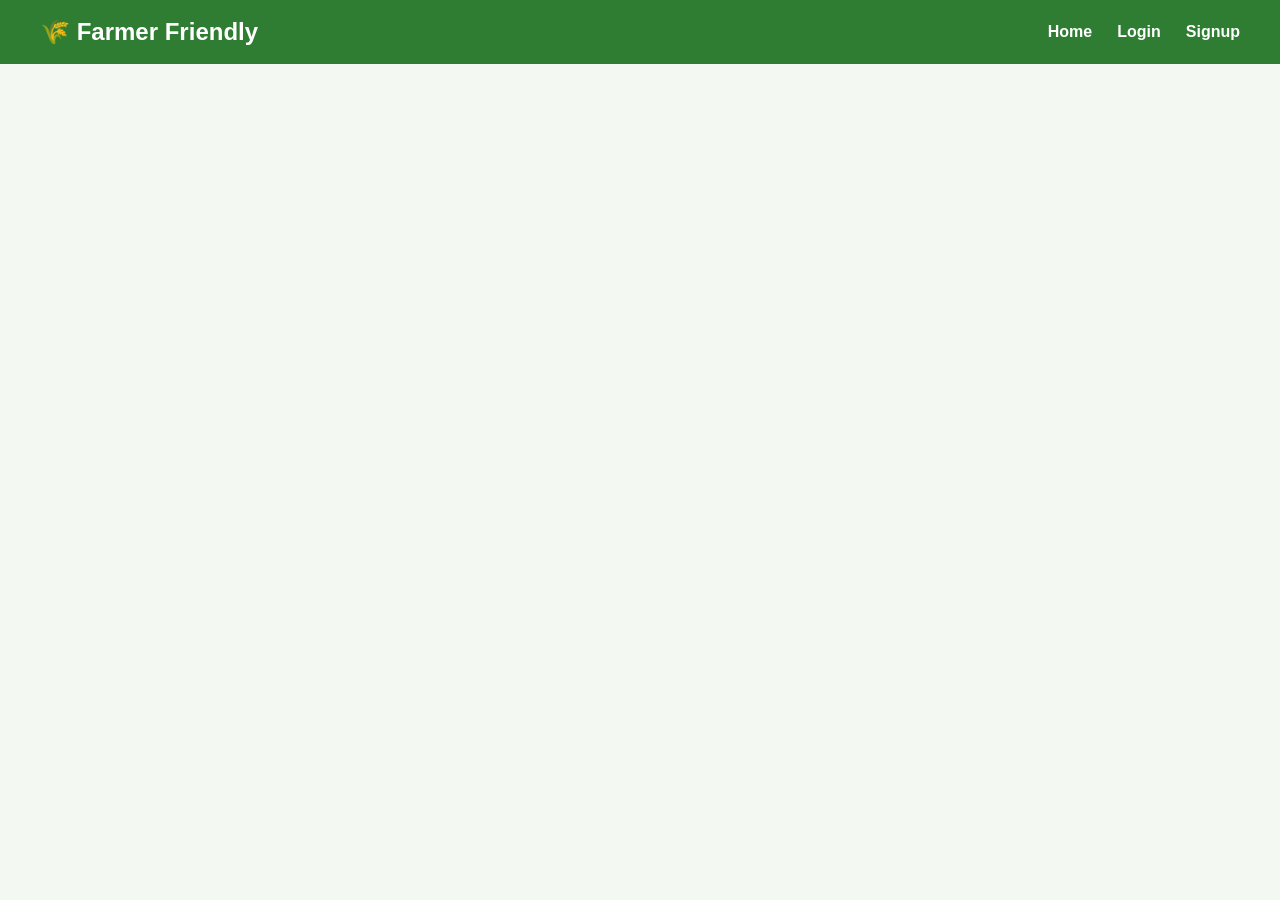
<file: index.html>
<!DOCTYPE html>
<html lang="en">
<head>
    <meta charset="UTF-8">
    <meta name="viewport" content="width=device-width, initial-scale=1.0">
    <title>Farmer Friendly Agriculture</title>
    <link rel="stylesheet" href="style.css">
</head>

<body>

    <nav class="navbar">
        <div class="logo">🌾 Farmer Friendly</div>

        <div class="nav-links">
            <a href="index.html">Home</a>
            <a href="login.html">Login</a>
            <a href="signup.html">Signup</a>
</file>
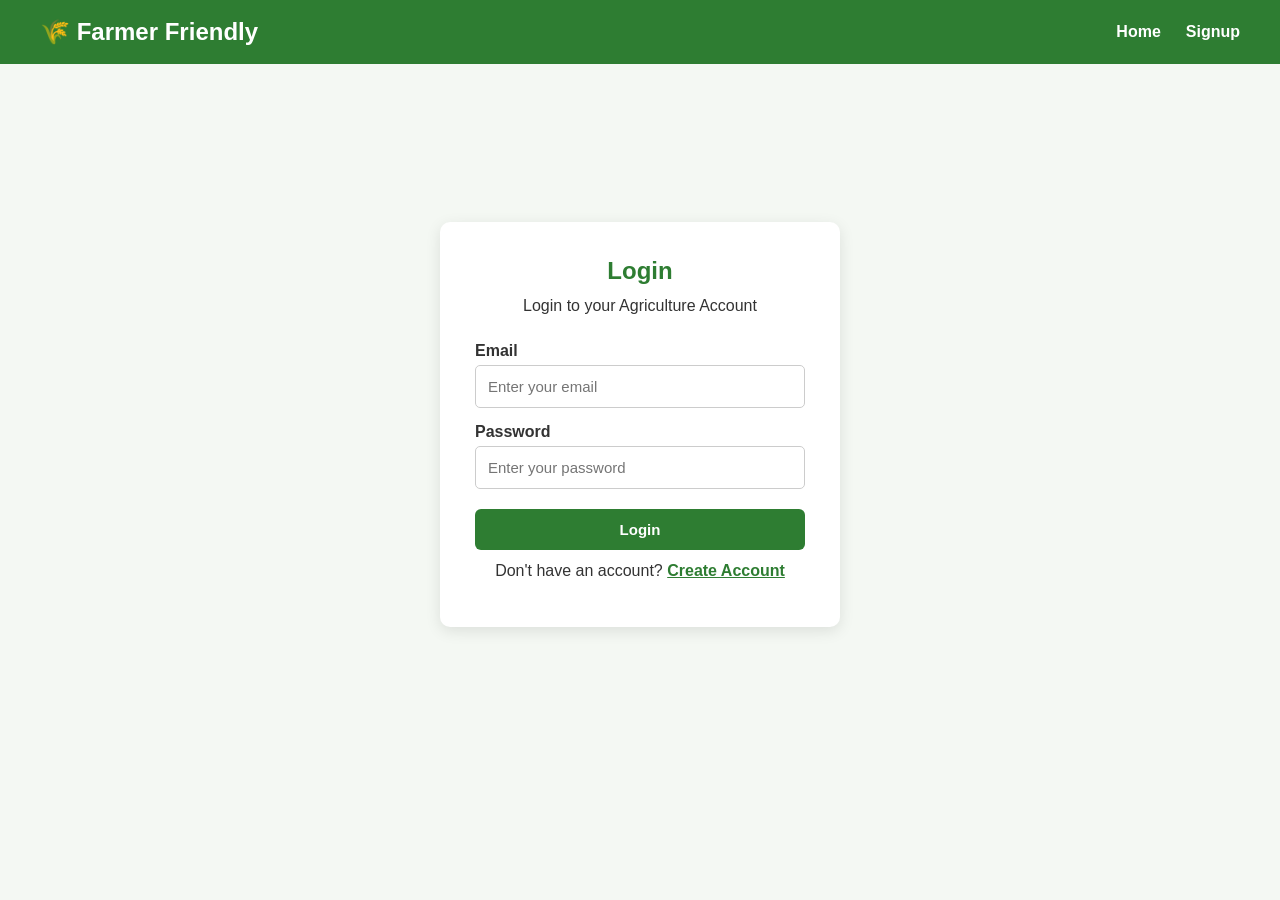
<file: admin-dashboard.html>
<!DOCTYPE html>
<html lang="en">

<head>
    <meta charset="UTF-8">
    <meta name="viewport" content="width=device-width, initial-scale=1.0">

    <title>Admin Dashboard</title>

    <link rel="stylesheet" href="style.css">
</head>

<body>

    <!-- Navigation Bar -->
    <nav class="navbar">

        <div class="logo">
            🌾 Agriculture Admin
        </div>

        <div class="nav-links">

            <a href="admin-dashboard.html">
                Dashboard
            </a>

            <a href="index.html" onclick="logout()">
                Logout
            </a>

        </div>

    </nav>


    <!-- Admin Dashboard -->
    <div class="dashboard-container">

        <h1>Admin Dashboard</h1>

        <p>
            Welcome, Administrator!
        </p>


        <!-- Dashboard Cards -->
        <div class="dashboard-grid">

            <div class="dashboard-card">

                <h2>🌱 Crops</h2>

                <p id="cropCount">
                    0
                </p>

                <button onclick="showCropSection()">
                    Manage Crops
                </button>

            </div>


            <div class="dashboard-card">

                <h2>💡 Farming Tips</h2>

                <p id="tipCount">
                    0
                </p>

                <button onclick="showTipSection()">
                    Manage Tips
                </button>

            </div>


            <div class="dashboard-card">

                <h2>👨‍🌾 Users</h2>

                <p id="userCount">
                    0
                </p>

                <button onclick="showUserSection()">
                    View Users
                </button>

            </div>

        </div>


        <!-- Crop Management -->
        <section id="cropSection" class="admin-section">

            <h2>🌱 Manage Crops</h2>

            <div class="input-row">

                <input
                    type="text"
                    id="cropName"
                    placeholder="Crop Name"
                >

                <input
                    type="text"
                    id="cropSeason"
                    placeholder="Season"
                >

                <button onclick="addCrop()">
                    Add Crop
                </button>

            </div>


            <div id="cropList">

                <!-- Crops will appear here -->

            </div>

        </section>


        <!-- Farming Tips -->
        <section id="tipSection" class="admin-section">

            <h2>💡 Manage Farming Tips</h2>

            <div class="input-row">

                <input
                    type="text"
                    id="tipInput"
                    placeholder="Enter farming tip"
                >

                <button onclick="addTip()">
                    Add Tip
                </button>

            </div>


            <div id="tipList">

                <!-- Tips will appear here -->

            </div>

        </section>


        <!-- Users -->
        <section id="userSection" class="admin-section">

            <h2>👨‍🌾 Registered Users</h2>

            <div id="userList">

                <!-- Users will appear here -->

            </div>

        </section>

    </div>


    <script src="script.js"></script>

</body>

</html>
</file>
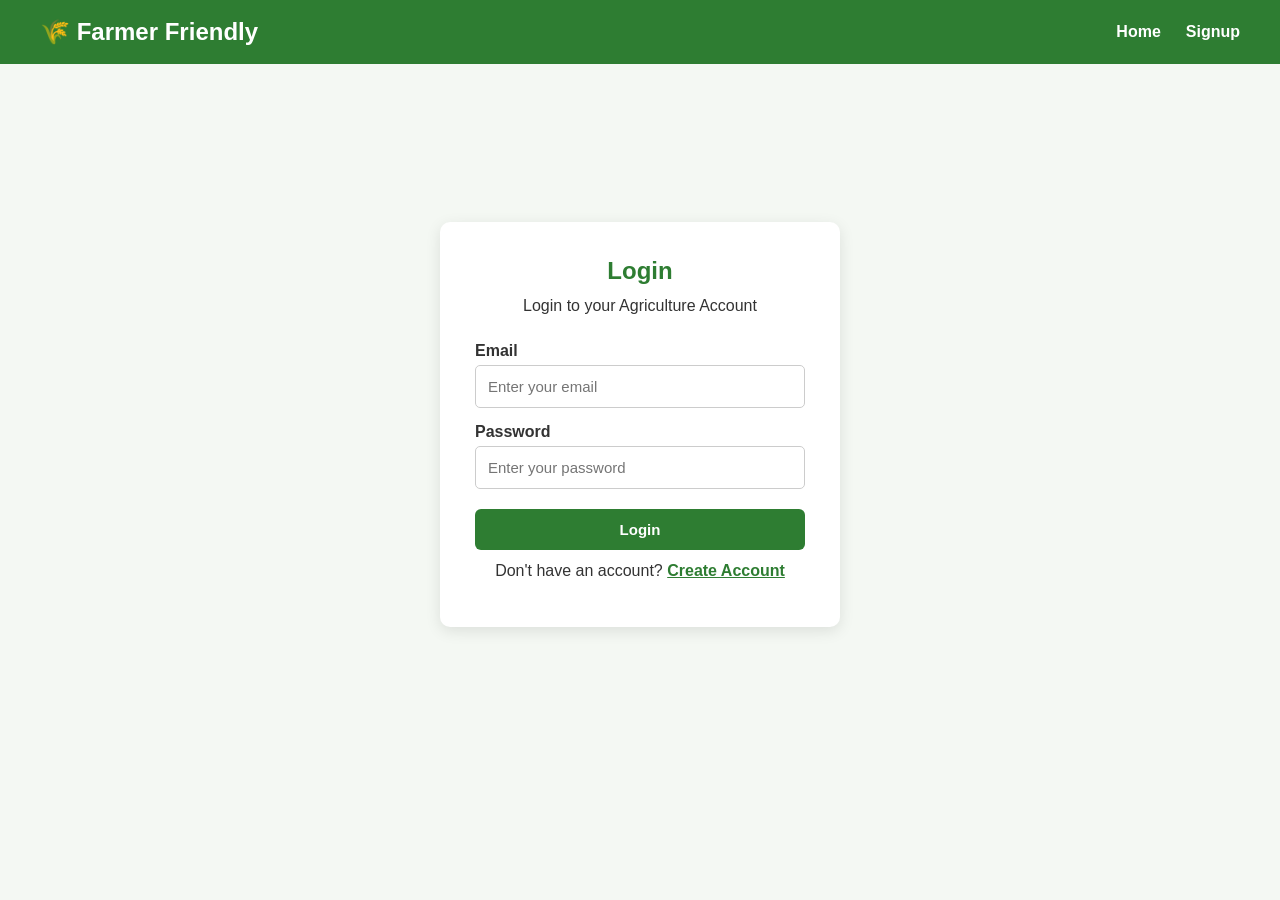
<file: login.html>
<!DOCTYPE html>
<html lang="en">
<head>
    <meta charset="UTF-8">
    <meta name="viewport" content="width=device-width, initial-scale=1.0">

    <title>Login - Farmer Friendly Agriculture</title>

    <link rel="stylesheet" href="style.css">
</head>

<body>

    <!-- Navigation Bar -->
    <nav class="navbar">

        <div class="logo">
            🌾 Farmer Friendly
        </div>

        <div class="nav-links">
            <a href="index.html">Home</a>
            <a href="signup.html">Signup</a>
        </div>

    </nav>


    <!-- Login Section -->
    <div class="form-container">

        <div class="form-box">

            <h2>Login</h2>

            <p>Login to your Agriculture Account</p>

            <form id="loginForm">

                <!-- Email -->
                <label>Email</label>

                <input
                    type="email"
                    id="loginEmail"
                    placeholder="Enter your email"
                    required
                >


                <!-- Password -->
                <label>Password</label>

                <input
                    type="password"
                    id="loginPassword"
                    placeholder="Enter your password"
                    required
                >


                <!-- Login Button -->
                <button type="submit">
                    Login
                </button>

            </form>


            <!-- Error / Success Message -->
            <p id="loginMessage"></p>


            <!-- Signup Link -->
            <p>
                Don't have an account?
                <a href="signup.html">Create Account</a>
            </p>

        </div>

    </div>


    <!-- JavaScript -->
    <script src="script.js"></script>

</body>
</html>
</file>
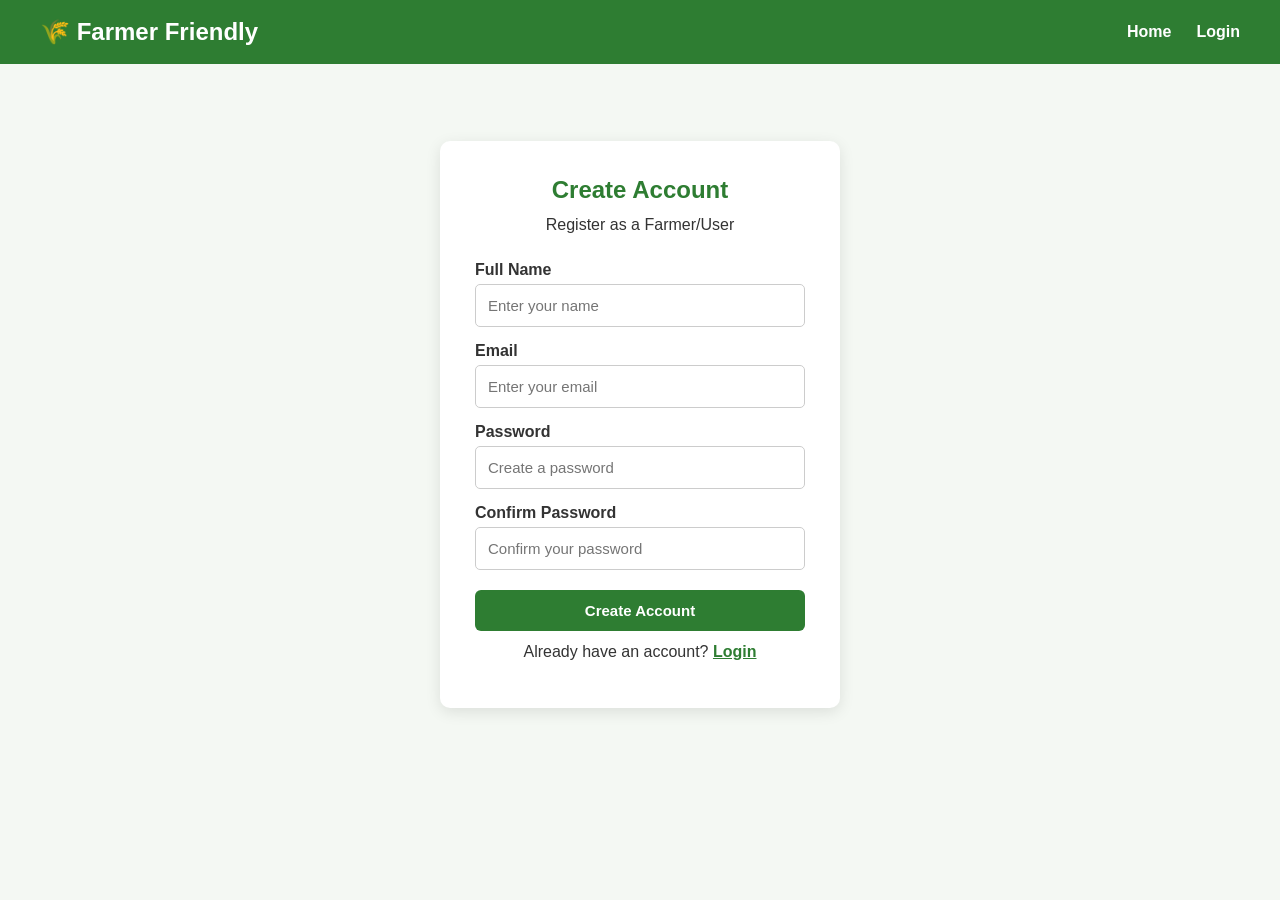
<file: signup.html>
<!DOCTYPE html>
<html lang="en">
<head>
    <meta charset="UTF-8">
    <meta name="viewport" content="width=device-width, initial-scale=1.0">

    <title>Signup - Farmer Friendly Agriculture</title>

    <link rel="stylesheet" href="style.css">
</head>

<body>

    <nav class="navbar">

        <div class="logo">
            🌾 Farmer Friendly
        </div>

        <div class="nav-links">
            <a href="index.html">Home</a>
            <a href="login.html">Login</a>
        </div>

    </nav>


    <div class="form-container">

        <div class="form-box">

            <h2>Create Account</h2>

            <p>Register as a Farmer/User</p>

            <form id="signupForm">

                <label>Full Name</label>
                <input
                    type="text"
                    id="name"
                    placeholder="Enter your name"
                    required
                >

                <label>Email</label>
                <input
                    type="email"
                    id="email"
                    placeholder="Enter your email"
                    required
                >

                <label>Password</label>
                <input
                    type="password"
                    id="password"
                    placeholder="Create a password"
                    required
                >

                <label>Confirm Password</label>
                <input
                    type="password"
                    id="confirmPassword"
                    placeholder="Confirm your password"
                    required
                >

                <button type="submit">
                    Create Account
                </button>

            </form>

            <p id="message"></p>

            <p>
                Already have an account?
                <a href="login.html">Login</a>
            </p>

        </div>

    </div>


    <script src="script.js"></script>

</body>
</html>
</file>
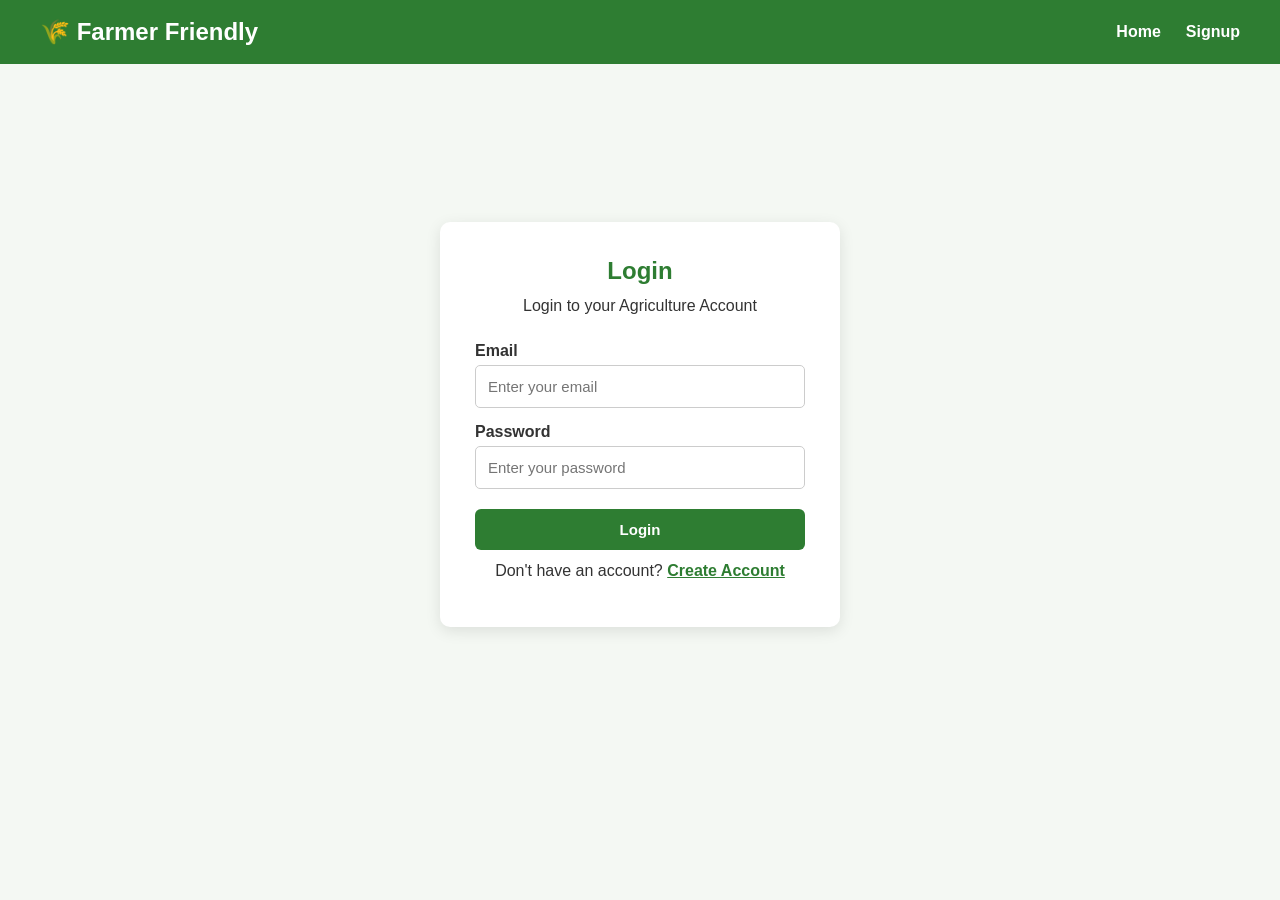
<file: user-dashboard.html>
<!DOCTYPE html>
<html lang="en">

<head>
    <meta charset="UTF-8">
    <meta name="viewport" content="width=device-width, initial-scale=1.0">

    <title>Farmer Dashboard</title>

    <link rel="stylesheet" href="style.css">
</head>

<body>

    <!-- Navigation -->
    <nav class="navbar">

        <div class="logo">
            🌾 Farmer Friendly
        </div>

        <div class="nav-links">

            <a href="user-dashboard.html">
                Dashboard
            </a>

            <a href="index.html" onclick="logout()">
                Logout
            </a>

        </div>

    </nav>


    <!-- User Dashboard -->
    <div class="dashboard-container">

        <h1>🌾 Farmer Dashboard</h1>

        <p id="welcomeUser">
            Welcome Farmer!
        </p>


        <!-- Search -->
        <div class="search-box">

            <input
                type="text"
                id="searchCrop"
                placeholder="Search for a crop..."
                onkeyup="searchCrops()"
            >

        </div>


        <!-- Information Cards -->
        <div class="dashboard-grid">

            <div class="dashboard-card">

                <h2>🌱 Crop Information</h2>

                <p>
                    View information about different crops
                    and their growing seasons.
                </p>

                <button onclick="displayUserCrops()">
                    View Crops
                </button>

            </div>


            <div class="dashboard-card">

                <h2>💡 Farming Tips</h2>

                <p>
                    Get useful tips to improve farming
                    practices.
                </p>

                <button onclick="displayUserTips()">
                    View Tips
                </button>

            </div>


            <div class="dashboard-card">

                <h2>📈 Market Information</h2>

                <p>
                    View sample agricultural market
                    information.
                </p>

                <button onclick="displayMarket()">
                    View Market
                </button>

            </div>

        </div>


        <!-- Results -->
        <section class="user-section">

            <h2>Information</h2>

            <div id="userContent">

                <p>
                    Select an option above to view information.
                </p>

            </div>

        </section>

    </div>


    <script src="script.js"></script>

</body>

</html>
</file>
<file: style.css>
/* ================================
   GENERAL STYLING
================================ */

* {
    margin: 0;
    padding: 0;
    box-sizing: border-box;
}

body {
    font-family: Arial, sans-serif;
    background: #f4f8f3;
    color: #333;
}


/* ================================
   NAVIGATION BAR
================================ */

.navbar {
    display: flex;
    justify-content: space-between;
    align-items: center;

    padding: 18px 40px;

    background: #2e7d32;
    color: white;
}

.logo {
    font-size: 24px;
    font-weight: bold;
}

.nav-links {
    display: flex;
    gap: 25px;
}

.nav-links a {
    color: white;
    text-decoration: none;
    font-weight: bold;
}

.nav-links a:hover {
    text-decoration: underline;
}


/* ================================
   HOME PAGE
================================ */

.hero {
    min-height: 80vh;

    display: flex;
    justify-content: center;
    align-items: center;

    text-align: center;

    padding: 40px;
}

.hero-content {
    max-width: 800px;
}

.hero h1 {
    font-size: 45px;
    color: #2e7d32;
    margin-bottom: 20px;
}

.hero p {
    font-size: 19px;
    line-height: 1.6;
    margin-bottom: 30px;
}


/* ================================
   BUTTONS
================================ */

button {
    padding: 12px 20px;

    border: none;
    border-radius: 6px;

    background: #2e7d32;
    color: white;

    font-size: 15px;
    font-weight: bold;

    cursor: pointer;
}

button:hover {
    background: #1b5e20;
}


/* ================================
   FORM CONTAINER
================================ */

.form-container {
    min-height: 80vh;

    display: flex;
    justify-content: center;
    align-items: center;

    padding: 30px;
}

.form-box {
    width: 400px;

    background: white;

    padding: 35px;

    border-radius: 10px;

    box-shadow: 0 4px 15px rgba(0, 0, 0, 0.1);

    text-align: center;
}

.form-box h2 {
    color: #2e7d32;
    margin-bottom: 10px;
}

.form-box p {
    margin: 12px 0;
}


/* ================================
   FORM INPUTS
================================ */

.form-box form {
    display: flex;
    flex-direction: column;

    text-align: left;
}

.form-box label {
    margin-top: 15px;
    margin-bottom: 5px;

    font-weight: bold;
}

.form-box input {
    padding: 12px;

    border: 1px solid #ccc;
    border-radius: 5px;

    font-size: 15px;
}

.form-box button {
    margin-top: 20px;
}

.form-box a {
    color: #2e7d32;
    font-weight: bold;
}


/* ================================
   DASHBOARD
================================ */

.dashboard-container {
    padding: 40px;
    max-width: 1200px;
    margin: auto;
}

.dashboard-container h1 {
    color: #2e7d32;
    margin-bottom: 10px;
}


/* ================================
   DASHBOARD GRID
   CSS GRID REQUIREMENT
================================ */

.dashboard-grid {
    display: grid;

    grid-template-columns: repeat(3, 1fr);

    gap: 25px;

    margin-top: 30px;
}


/* ================================
   DASHBOARD CARDS
================================ */

.dashboard-card {
    background: white;

    padding: 25px;

    border-radius: 10px;

    box-shadow: 0 4px 12px rgba(0, 0, 0, 0.1);

    text-align: center;
}

.dashboard-card h2 {
    color: #2e7d32;

    margin-bottom: 15px;
}

.dashboard-card p {
    margin-bottom: 20px;
    line-height: 1.5;
}


/* ================================
   ADMIN SECTIONS
================================ */

.admin-section,
.user-section {
    background: white;

    margin-top: 30px;

    padding: 25px;

    border-radius: 10px;

    box-shadow: 0 4px 12px rgba(0, 0, 0, 0.08);
}

.admin-section h2,
.user-section h2 {
    color: #2e7d32;

    margin-bottom: 20px;
}


/* ================================
   INPUT ROW
   FLEXBOX REQUIREMENT
================================ */

.input-row {
    display: flex;

    gap: 10px;

    margin-bottom: 20px;
}

.input-row input {
    flex: 1;

    padding: 12px;

    border: 1px solid #ccc;

    border-radius: 5px;
}


/* ================================
   LIST ITEMS
================================ */

.list-item {
    display: flex;

    justify-content: space-between;

    align-items: center;

    padding: 15px;

    margin-bottom: 10px;

    background: #f4f8f3;

    border-radius: 6px;
}

.list-item button {
    margin-left: 5px;
}


/* ================================
   SEARCH
================================ */

.search-box {
    margin-top: 25px;
    margin-bottom: 20px;
}

.search-box input {
    width: 100%;

    padding: 14px;

    border: 1px solid #ccc;

    border-radius: 6px;

    font-size: 16px;
}


/* ================================
   MARKET TABLE
================================ */

.market-table {
    width: 100%;

    border-collapse: collapse;

    margin-top: 20px;
}

.market-table th,
.market-table td {
    padding: 12px;

    border: 1px solid #ddd;

    text-align: center;
}

.market-table th {
    background: #2e7d32;
    color: white;
}


/* ================================
   RESPONSIVE DESIGN
================================ */

@media (max-width: 768px) {

    .navbar {
        flex-direction: column;
        gap: 15px;
    }

    .dashboard-grid {
        grid-template-columns: 1fr;
    }

    .input-row {
        flex-direction: column;
    }

    .hero h1 {
        font-size: 32px;
    }

    .dashboard-container {
        padding: 20px;
    }
}
</file>
